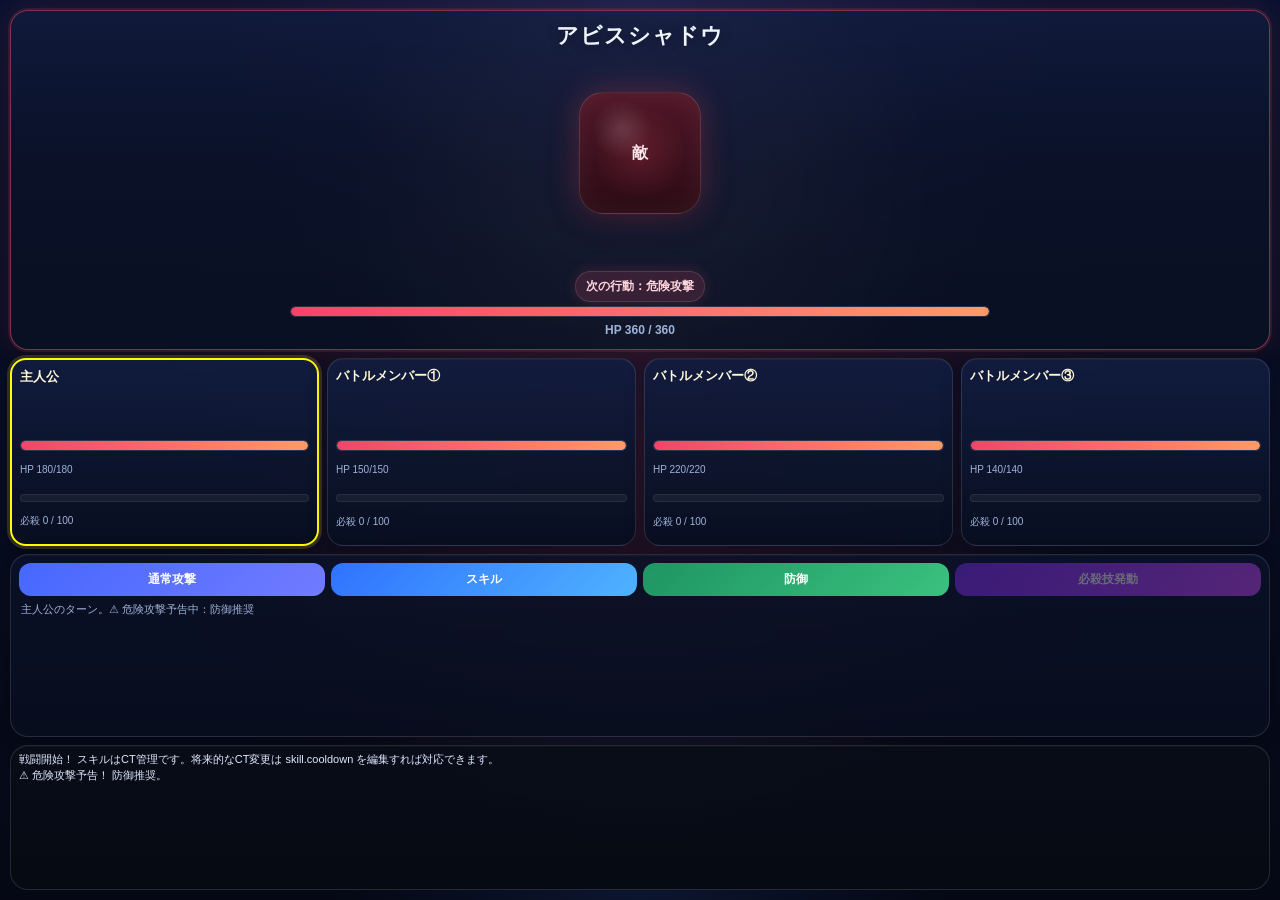
<file: battle.html>
<!DOCTYPE html>
<html lang="ja">
<head>
  <meta charset="UTF-8">
  <meta name="viewport" content="width=device-width, initial-scale=1.0, maximum-scale=1.0, user-scalable=no, viewport-fit=cover">
  <title>スターシグナル | バトル</title>
  <link rel="stylesheet" href="battle.css">
</head>
<body>
  <div id="battle-screen">
    <div id="enemy-area"></div>
    <div id="party-area"></div>
    <div id="command-area"></div>
    <div id="log"></div>
  </div>

  <script src="battle.js"></script>
</body>
</html>
</file>
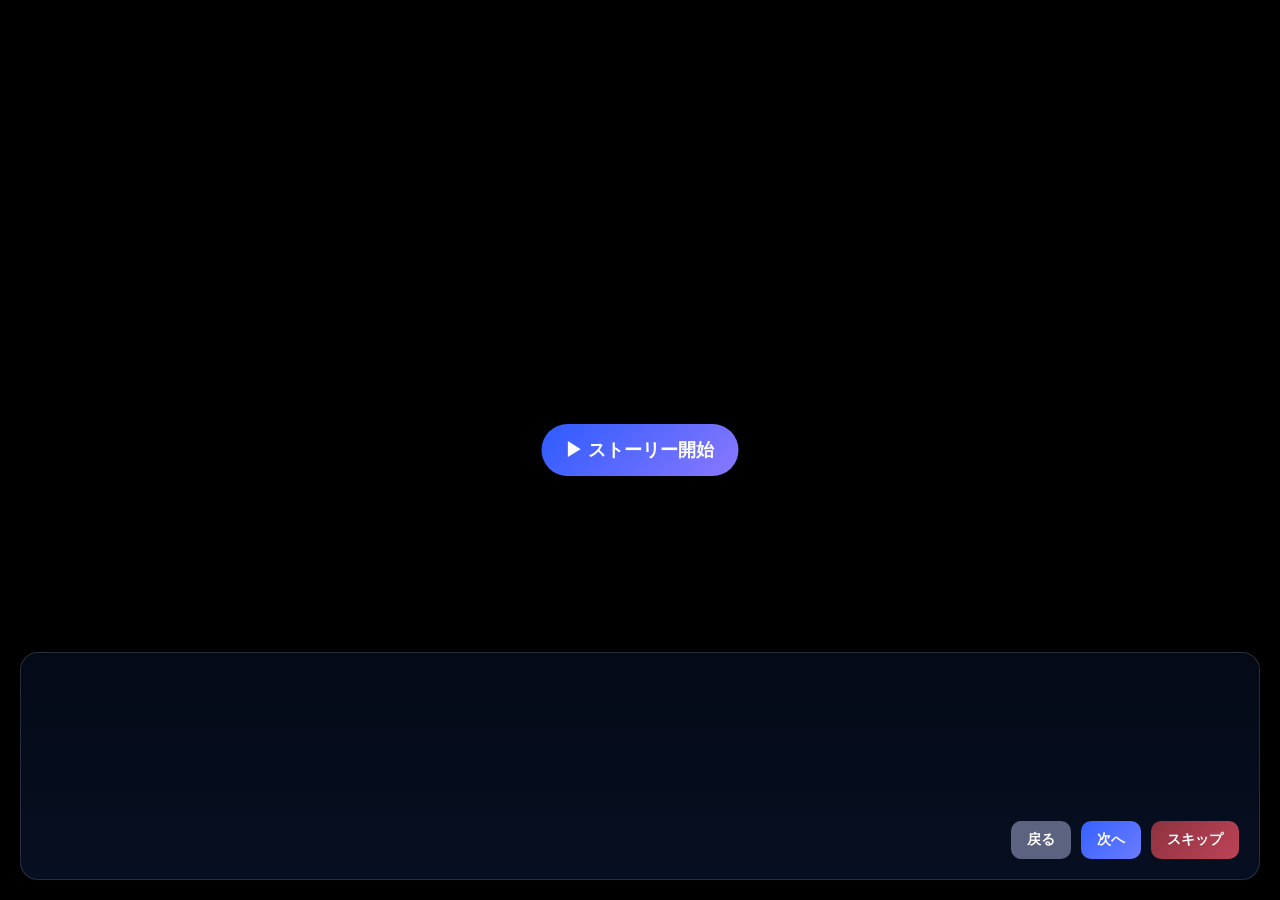
<file: story.html>
<!DOCTYPE html>
<html lang="ja">
<head>
  <meta charset="UTF-8">
  <meta name="viewport" content="width=device-width, initial-scale=1.0">
  <title>スターシグナル | ストーリー</title>
  <link rel="stylesheet" href="story.css">
</head>
<body>
  <div id="story-screen">
    <div id="story-bg"></div>
    <div id="story-characters"></div>

    <div id="story-ui">
      <div id="story-chapter"></div>
      <div id="story-title"></div>
      <div id="story-name"></div>
      <div id="story-text"></div>
      <div class="story-buttons">
        <button id="story-prev" class="secondary">戻る</button>
        <button id="story-next">次へ</button>
        <button id="story-skip" class="danger">スキップ</button>
      </div>
    </div>

    <button id="start-story" class="start-btn">▶ ストーリー開始</button>
  </div>

  <script src="app.js"></script>
</body>
</html>
</file>
<file: battle.css>
/* ======================================
   Star Signal - battle.css
   CT実装版（状態異常アイコン + スキルCT表示対応）
   ====================================== */

:root {
  --bg-1: #050814;
  --bg-2: #0a1230;
  --line: rgba(255,255,255,0.12);
  --text: #eef4ff;
  --muted: #9eb2d8;
  --hp-1: #f5436c;
  --hp-2: #ff9a68;
  --gauge-1: #4f83ff;
  --gauge-2: #9fc7ff;
}

* { box-sizing: border-box; -webkit-tap-highlight-color: transparent; }
html, body {
  margin: 0; height: 100%; overflow: hidden;
  background: radial-gradient(circle at top, rgba(80,105,210,0.18), transparent 38%), radial-gradient(circle at bottom, rgba(31,86,180,0.16), transparent 28%), linear-gradient(180deg, var(--bg-2), var(--bg-1));
  color: var(--text);
  font-family: -apple-system, BlinkMacSystemFont, "Segoe UI", "Hiragino Sans", "Hiragino Kaku Gothic ProN", Meiryo, sans-serif;
  overscroll-behavior: none; touch-action: manipulation; user-select: none;
}
body { position: fixed; inset: 0; }
#battle-screen {
  position: relative; display: grid; grid-template-rows: minmax(170px, 2fr) minmax(128px, 1.1fr) minmax(150px, 1.08fr) minmax(92px, .85fr);
  gap: 8px; height: 100dvh; width: 100%; padding: 10px; overflow: hidden;
}
#battle-screen::before {
  content: ""; position: absolute; inset: 0; pointer-events: none; opacity: 0; transition: opacity .18s ease;
  background: radial-gradient(circle at center, rgba(255,95,95,.12), transparent 60%);
  z-index: 0;
}
#battle-screen.intent-heavy-screen::before { opacity: .35; }
#battle-screen.intent-danger-screen::before {
  opacity: .75; animation: dangerScreenPulse 1s ease-in-out infinite;
  background: radial-gradient(circle at center, rgba(255,70,96,.18), transparent 62%);
}
#battle-screen.special-screen::before {
  opacity: .95;
  animation: specialScreenFlash .92s ease-out forwards;
  background: radial-gradient(circle at center, rgba(140,92,255,.28), transparent 62%), linear-gradient(90deg, rgba(70,120,255,.12), rgba(210,80,255,.12));
}
#enemy-area,#party-area,#command-area,#log { min-height: 0; position: relative; z-index: 1; }
#enemy-area {
  border: 1px solid var(--line); border-radius: 18px;
  background: linear-gradient(180deg, rgba(12,20,46,0.78), rgba(9,16,34,0.92));
  box-shadow: 0 10px 26px rgba(0,0,0,0.35), inset 0 1px 0 rgba(255,255,255,0.04); overflow: hidden;
  transition: box-shadow .16s ease, border-color .16s ease, transform .16s ease;
}
#enemy-area.heavy-state { border-color: rgba(255,179,104,.36); box-shadow: 0 0 0 2px rgba(255,166,77,.08), 0 10px 26px rgba(0,0,0,0.35); }
#enemy-area.danger-state {
  border-color: rgba(255,92,116,.48);
  box-shadow: 0 0 0 2px rgba(255,82,112,.12), 0 0 30px rgba(255,82,112,.14), 0 10px 26px rgba(0,0,0,0.35);
}
.enemy-wrap {
  height: 100%; display: grid; grid-template-rows: auto 1fr auto auto auto auto; align-items: center; justify-items: center;
  padding: 10px 14px 12px;
  background: radial-gradient(circle at center, rgba(255,255,255,0.04), transparent 46%), linear-gradient(180deg, rgba(70,95,190,0.08), transparent 45%);
}
.enemy-name { font-size: clamp(16px, 2.4vw, 22px); font-weight: 800; letter-spacing: 0.04em; text-shadow: 0 2px 12px rgba(0,0,0,0.38); }
.enemy-image {
  width: min(122px, 20vw); height: min(122px, 20vw); min-width: 84px; min-height: 84px; border-radius: 24px;
  border: 1px solid rgba(255,255,255,0.14); background: radial-gradient(circle at 35% 30%, rgba(255,255,255,0.14), transparent 26%), radial-gradient(circle at center, rgba(255,80,110,0.16), transparent 54%), linear-gradient(180deg, rgba(88,22,38,.9), rgba(44,11,19,.95));
  display: flex; align-items: center; justify-content: center; font-weight: 900; color: #ffe7ee; box-shadow: inset 0 0 28px rgba(255,255,255,0.05), 0 10px 30px rgba(0,0,0,.28);
}
.enemy-image.heavy { box-shadow: inset 0 0 28px rgba(255,255,255,0.05), 0 0 22px rgba(255,165,72,.18), 0 10px 30px rgba(0,0,0,.28); }
.enemy-image.danger {
  box-shadow: inset 0 0 28px rgba(255,255,255,0.05), 0 0 32px rgba(255,82,112,.28), 0 10px 30px rgba(0,0,0,.28);
  animation: dangerEnemyPulse 0.9s ease-in-out infinite;
}
.enemy-intent {
  margin: 8px 0 4px; padding: 6px 10px; border-radius: 999px; font-size: 12px; font-weight: 800;
  border: 1px solid rgba(255,255,255,0.12); background: rgba(255,255,255,0.06); color: #f1f6ff;
}
.enemy-intent.normal { box-shadow: inset 0 0 0 1px rgba(79,131,255,0.18); }
.enemy-intent.heavy { background: rgba(255,166,77,0.12); color: #ffd7a0; }
.enemy-intent.danger {
  background: rgba(255,82,112,0.16); color: #ffd6de; box-shadow: 0 0 14px rgba(255,82,112,0.18);
  animation: dangerBadgeBlink .85s steps(2, end) infinite;
}
.enemy-bar,.hp-bar,.gauge-bar { width: min(100%, 700px); overflow: hidden; border-radius: 999px; }
.enemy-bar,.hp-bar { height: 11px; border: 1px solid rgba(255,255,255,0.08); background: rgba(255,255,255,0.06); }
.gauge-bar { height: 8px; border: 1px solid rgba(255,255,255,0.08); background: rgba(255,255,255,0.05); margin-top: 4px; }
.hp-fill,.gauge-fill { height: 100%; border-radius: inherit; }
.hp-fill { background: linear-gradient(90deg, var(--hp-1), var(--hp-2)); box-shadow: 0 0 14px rgba(255,92,114,0.28); }
.gauge-fill { background: linear-gradient(90deg, var(--gauge-1), var(--gauge-2)); box-shadow: 0 0 14px rgba(79,131,255,0.24); }
.enemy-hp-text { margin-top: 6px; color: var(--muted); font-size: 12px; font-weight: 600; }

#party-area { display: grid; grid-template-columns: repeat(4, minmax(0, 1fr)); gap: 8px; }
.character {
  min-width: 0; padding: 8px 8px 7px; border: 1px solid var(--line); border-radius: 16px;
  background: linear-gradient(180deg, rgba(18,29,64,0.9), rgba(8,15,32,0.96)); box-shadow: 0 8px 20px rgba(0,0,0,.24), inset 0 1px 0 rgba(255,255,255,.04);
  display: grid; grid-template-rows: auto auto auto auto auto auto; gap: 4px; transform: translateZ(0);
}
.character.guard { box-shadow: 0 0 0 2px rgba(46,183,120,0.55), 0 8px 18px rgba(0,0,0,.24); }
.character.down { opacity: .45; filter: grayscale(.35); }
.character.active { border: 2px solid yellow; box-shadow: 0 0 0 3px rgba(255,230,70,.16), 0 8px 18px rgba(0,0,0,.32); }
.char-name { min-width: 0; font-size: 13px; font-weight: 800; color: #fff9da; white-space: nowrap; overflow: hidden; text-overflow: ellipsis; }
.mini-text { font-size: 10px; color: var(--muted); line-height: 1.25; }

.status-row {
  display: flex; flex-wrap: wrap; gap: 4px; min-height: 22px; align-items: center; justify-content: center;
}
.status-row.empty { min-height: 8px; }
.status-badge {
  display: inline-flex; align-items: center; gap: 2px;
  padding: 2px 6px; border-radius: 999px; font-size: 10px; line-height: 1; font-weight: 800;
  border: 1px solid rgba(255,255,255,0.12);
  background: rgba(255,255,255,0.06);
  color: #eef4ff;
  white-space: nowrap;
}
.status-badge.atk-down { background: rgba(255,126,126,0.16); color: #ffd6d6; }
.status-badge.def-down { background: rgba(120,170,255,0.16); color: #dbe8ff; }
.status-badge.stun { background: rgba(255,225,120,0.18); color: #fff0b8; }
.status-turn { margin-left: 2px; color: rgba(255,255,255,0.82); font-size: 9px; font-weight: 700; }

.cooldown-row {
  display: flex; flex-wrap: wrap; gap: 4px; min-height: 20px; align-items: center; justify-content: center;
}
.cooldown-row.empty { min-height: 6px; }
.cooldown-chip {
  display: inline-flex; align-items: center;
  padding: 2px 6px; border-radius: 999px; font-size: 9px; line-height: 1; font-weight: 800;
  border: 1px solid rgba(255,255,255,0.12);
  background: rgba(156,174,216,0.12);
  color: #dce6ff;
  white-space: nowrap;
}

#command-area {
  padding: 8px; border: 1px solid var(--line); border-radius: 18px;
  background: linear-gradient(180deg, rgba(11,18,40,0.82), rgba(8,14,30,0.94)); box-shadow: 0 10px 26px rgba(0,0,0,0.28), inset 0 1px 0 rgba(255,255,255,.04); overflow: hidden;
}
.battle-buttons-row { display: grid; grid-template-columns: repeat(4, minmax(0, 1fr)); gap: 6px; }
#command-area button,.skill-btn,.result-buttons button {
  appearance: none; border: 0; border-radius: 12px; padding: 8px 6px; font-size: 12px; font-weight: 800; color: white; cursor: pointer;
  transition: transform .12s ease, filter .12s ease, opacity .12s ease; touch-action: manipulation;
}
#command-area button:hover,.skill-btn:hover,.result-buttons button:hover { transform: translateY(-1px); filter: brightness(1.06); }
#command-area button:disabled,.skill-btn:disabled,.result-buttons button:disabled { opacity: .38; transform: none; filter: none; cursor: default; }
#battle-attack-btn { background: linear-gradient(135deg, #4668ff, #717bff); }
#battle-skill-btn { background: linear-gradient(135deg, #2f72ff, #4fb3ff); }
#battle-defense-btn { background: linear-gradient(135deg, #1f9563, #3ac17f); }
#battle-special-btn { background: linear-gradient(135deg, #842dff, #d04bff); }
.battle-info-row { min-height: 18px; margin-top: 6px; padding: 0 2px; font-size: 11px; color: var(--muted); white-space: nowrap; overflow: hidden; text-overflow: ellipsis; }
.battle-skill-panel { grid-template-columns: repeat(2, minmax(0, 1fr)); gap: 6px; margin-top: 6px; }
.skill-btn {
  min-width: 0; text-align: left; background: linear-gradient(180deg, rgba(63,84,155,.88), rgba(28,39,75,.98)); border: 1px solid rgba(255,255,255,.08);
  display: grid; gap: 2px; align-content: center;
}
.skill-btn.cooldown {
  background: linear-gradient(180deg, rgba(72,82,108,.72), rgba(34,42,65,.9));
  border: 1px solid rgba(255,255,255,.05);
}
.skill-btn span,.skill-desc,.skill-meta { display: block; }
.skill-desc { font-size: 10px; font-weight: 600; color: #d9e4ff; opacity: .9; line-height: 1.25; }
.skill-meta { font-size: 10px; font-weight: 800; color: #ffdf88; }
.skill-btn.cooldown .skill-meta { color: #b8c8e9; }

.battle-result-panel { margin-top: 6px; padding: 10px; border-radius: 14px; border: 1px solid rgba(255,255,255,.08); background: linear-gradient(180deg, rgba(12,20,48,.95), rgba(8,14,28,.98)); }
.result-title { font-size: 18px; font-weight: 900; letter-spacing: .08em; text-align: center; }
.result-text { margin-top: 4px; font-size: 12px; color: var(--muted); text-align: center; }
.result-buttons { display: grid; grid-template-columns: repeat(2, minmax(0,1fr)); gap: 8px; margin-top: 10px; }
.result-buttons button:first-child { background: linear-gradient(135deg, #3e6dff, #7a7cff); }
.result-buttons button:last-child { background: linear-gradient(135deg, #4e5468, #858ca3); }
#log {
  padding: 6px 8px; border: 1px solid var(--line); border-radius: 18px; background: linear-gradient(180deg, rgba(9,13,24,0.92), rgba(6,10,18,0.98));
  box-shadow: inset 0 1px 0 rgba(255,255,255,.03); overflow-y: auto; font-size: 11px; line-height: 1.45; color: #dfe9ff;
}
#log::-webkit-scrollbar { width: 8px; }
#log::-webkit-scrollbar-thumb { background: rgba(255,255,255,0.18); border-radius: 999px; }
.enemy-image,.character { position: relative; overflow: visible; }
.damage-popup {
  position: absolute; left: 50%; top: 40%; transform: translate(-50%, 0); font-size: 22px; font-weight: 900; letter-spacing: 0.02em;
  text-shadow: 0 2px 10px rgba(0,0,0,0.45); pointer-events: none; animation: battlePopupFloat 900ms ease-out forwards; z-index: 20; white-space: nowrap;
}
.damage-popup.normal,.damage-popup.damage { color: #ffffff; }
.damage-popup.skill { color: #8fd2ff; }
.damage-popup.critical { color: #ffd84f; text-shadow: 0 0 10px rgba(255,216,79,0.45), 0 2px 10px rgba(0,0,0,0.45); font-size: 28px; }
.damage-popup.guard-damage { color: #7fd2ff; }
.damage-popup.heal { color: #6eff9d; }
.damage-popup.buff,.damage-popup.special,.damage-popup.guard,.damage-popup.stun { color: #dcb8ff; font-size: 18px; }
.damage-popup.special-hit { color: #ffb8ff; font-size: 32px; text-shadow: 0 0 14px rgba(214,112,255,0.55), 0 2px 10px rgba(0,0,0,0.45); }
.hit-enemy { animation: enemyHitFlash 220ms ease; }
.hit-ally { animation: allyHitShake 220ms ease; }
.battle-special-overlay {
  position: fixed; inset: 0; pointer-events: none; display: grid; place-items: center; z-index: 40; opacity: 0;
}
.battle-special-overlay.show { opacity: 1; }
.special-flash {
  position: absolute; inset: 0; background: linear-gradient(135deg, rgba(88,120,255,0.0), rgba(255,255,255,0.9), rgba(214,112,255,0.0));
  animation: specialFlash 620ms ease-out forwards;
}
.special-cutin-card {
  position: relative; min-width: min(78vw, 580px); padding: 22px 26px; border-radius: 24px; border: 1px solid rgba(255,255,255,0.22);
  background: linear-gradient(135deg, rgba(30,36,88,0.94), rgba(102,44,160,0.92)); box-shadow: 0 0 40px rgba(128,84,255,0.28), 0 18px 40px rgba(0,0,0,0.36);
  overflow: hidden; animation: specialCutinIn 760ms cubic-bezier(.2,.8,.2,1) forwards;
}
.special-cutin-card::before {
  content: ""; position: absolute; inset: 0; background: linear-gradient(115deg, transparent 18%, rgba(255,255,255,0.12) 34%, transparent 48%);
  transform: translateX(-120%); animation: specialShine 760ms ease-out forwards;
}
.special-mini { position: relative; font-size: 12px; font-weight: 900; letter-spacing: 0.2em; color: #d9e5ff; }
.special-name { position: relative; margin-top: 6px; font-size: clamp(18px, 2.4vw, 28px); font-weight: 900; color: #ffffff; }
.special-title { position: relative; margin-top: 4px; font-size: clamp(24px, 4vw, 42px); font-weight: 900; color: #ffe6ff; text-shadow: 0 0 18px rgba(255,190,255,0.35); }
@keyframes battlePopupFloat { 0% { opacity: 0; transform: translate(-50%, 10px) scale(0.8); } 12% { opacity: 1; transform: translate(-50%, -2px) scale(1.08); } 100% { opacity: 0; transform: translate(-50%, -34px) scale(1); } }
@keyframes enemyHitFlash { 0% { transform: scale(1); filter: brightness(1); } 35% { transform: scale(0.94); filter: brightness(1.35); } 100% { transform: scale(1); filter: brightness(1); } }
@keyframes allyHitShake { 0% { transform: translateX(0); } 25% { transform: translateX(-4px); } 50% { transform: translateX(4px); } 75% { transform: translateX(-3px); } 100% { transform: translateX(0); } }
@keyframes dangerBadgeBlink { 0%,100% { opacity: 1; transform: scale(1); } 50% { opacity: .65; transform: scale(1.04); } }
@keyframes dangerEnemyPulse { 0%,100% { transform: scale(1); box-shadow: inset 0 0 28px rgba(255,255,255,0.05), 0 0 28px rgba(255,82,112,.22), 0 10px 30px rgba(0,0,0,.28); } 50% { transform: scale(1.04); box-shadow: inset 0 0 28px rgba(255,255,255,0.05), 0 0 38px rgba(255,82,112,.36), 0 10px 30px rgba(0,0,0,.28); } }
@keyframes dangerScreenPulse { 0%,100% { opacity: .54; } 50% { opacity: .86; } }
@keyframes specialFlash { 0% { opacity: 0; } 18% { opacity: .95; } 100% { opacity: 0; } }
@keyframes specialCutinIn { 0% { opacity: 0; transform: translateY(24px) scale(.94); } 18% { opacity: 1; transform: translateY(0) scale(1.02); } 100% { opacity: 1; transform: translateY(0) scale(1); } }
@keyframes specialShine { 0% { transform: translateX(-120%); } 100% { transform: translateX(120%); } }
@keyframes specialScreenFlash { 0% { opacity: 0; } 15% { opacity: 1; } 100% { opacity: .18; } }
@media (max-width: 768px) {
  #battle-screen { grid-template-rows: minmax(172px, 2fr) minmax(130px, 1.12fr) minmax(162px, 1.12fr) minmax(88px, .75fr); gap: 6px; padding: 8px; }
  .enemy-name { font-size: 16px; }
  .enemy-image { width: 92px; height: 92px; border-radius: 20px; }
  .enemy-intent { font-size: 11px; }
  #party-area { gap: 6px; }
  .character { padding: 7px 6px 6px; border-radius: 14px; }
  .char-name { font-size: 12px; }
  .mini-text { font-size: 9px; }
  .status-badge, .cooldown-chip { font-size: 9px; padding: 2px 5px; }
  .battle-buttons-row { grid-template-columns: repeat(2, minmax(0, 1fr)); }
  #command-area button,.skill-btn,.result-buttons button { min-height: 38px; font-size: 11px; padding: 7px 6px; }
  .battle-skill-panel { grid-template-columns: 1fr; }
  .battle-info-row { font-size: 10px; }
  .damage-popup { font-size: 18px; }
  .damage-popup.critical { font-size: 22px; }
  .damage-popup.special-hit { font-size: 24px; }
  .special-cutin-card { min-width: 88vw; padding: 18px 18px; }
}
</file>
<file: story.css>
* { box-sizing: border-box; }
body {
  margin: 0;
  font-family: system-ui, -apple-system, BlinkMacSystemFont, "Segoe UI", sans-serif;
  background: #04050d;
  color: #ffffff;
}

#story-screen {
  position: relative;
  width: 100%;
  min-height: 100vh;
  overflow: hidden;
  background: #000;
}

#story-bg {
  position: absolute;
  inset: 0;
  background-size: cover;
  background-position: center;
  filter: brightness(0.5);
  transition: opacity 0.25s ease;
}

#story-characters {
  position: absolute;
  left: 0;
  right: 0;
  bottom: 160px;
  width: 100%;
  height: calc(100vh - 260px);
  display: flex;
  justify-content: center;
  align-items: flex-end;
  gap: 18px;
  z-index: 2;
  padding: 0 16px;
}

.story-portrait {
  height: min(62vh, 680px);
  max-width: min(28vw, 320px);
  object-fit: contain;
  filter: drop-shadow(0 14px 26px rgba(0,0,0,0.5));
}

.story-fallback {
  display: flex;
  align-items: center;
  justify-content: center;
  min-width: 220px;
  padding: 24px;
  border-radius: 18px;
  background: rgba(255,255,255,0.08);
  border: 1px solid rgba(255,255,255,0.18);
  backdrop-filter: blur(6px);
  font-weight: 700;
}

#story-ui {
  position: absolute;
  left: 20px;
  right: 20px;
  bottom: 20px;
  z-index: 3;
  background: linear-gradient(180deg, rgba(5,12,28,0.78), rgba(7,17,38,0.88));
  border: 1px solid rgba(255,255,255,0.14);
  border-radius: 18px;
  padding: 20px;
  box-shadow: 0 10px 30px rgba(0,0,0,0.35);
}

#story-chapter {
  font-size: 12px;
  letter-spacing: 0.12em;
  text-transform: uppercase;
  opacity: 0.8;
}

#story-title {
  font-size: 24px;
  font-weight: 700;
  margin: 4px 0 12px;
}

#story-name {
  color: #ffd27a;
  font-weight: 700;
  margin-bottom: 10px;
  min-height: 1.4em;
}

#story-text {
  font-size: 17px;
  line-height: 1.9;
  min-height: 88px;
  white-space: pre-wrap;
}

.story-buttons {
  display: flex;
  justify-content: flex-end;
  gap: 10px;
  margin-top: 16px;
}

button {
  border: none;
  border-radius: 10px;
  padding: 10px 16px;
  font-size: 14px;
  font-weight: 700;
  cursor: pointer;
  color: #fff;
  background: linear-gradient(135deg, #3561ff, #6b7cff);
  transition: transform 0.15s ease, box-shadow 0.15s ease, opacity 0.15s ease;
}

button:hover { transform: translateY(-1px); box-shadow: 0 8px 18px rgba(53,97,255,0.35); }
button:disabled { opacity: 0.4; cursor: default; box-shadow: none; transform: none; }
button.secondary { background: #5b6380; }
button.danger { background: linear-gradient(135deg, #8d3240, #bd4357); }

.start-btn {
  position: absolute;
  left: 50%;
  top: 50%;
  transform: translate(-50%, -50%);
  z-index: 4;
  padding: 14px 24px;
  font-size: 18px;
  border-radius: 999px;
  background: linear-gradient(135deg, #2d5bff, #8a78ff);
}

@media (max-width: 768px) {
  #story-characters {
    bottom: 210px;
    height: calc(100vh - 320px);
    gap: 8px;
  }
  .story-portrait {
    max-width: 44vw;
    height: min(46vh, 440px);
  }
  #story-ui {
    left: 12px;
    right: 12px;
    bottom: 12px;
    padding: 16px;
  }
  #story-title { font-size: 20px; }
  #story-text { font-size: 15px; min-height: 108px; }
  .story-buttons { justify-content: space-between; }
}
</file>
